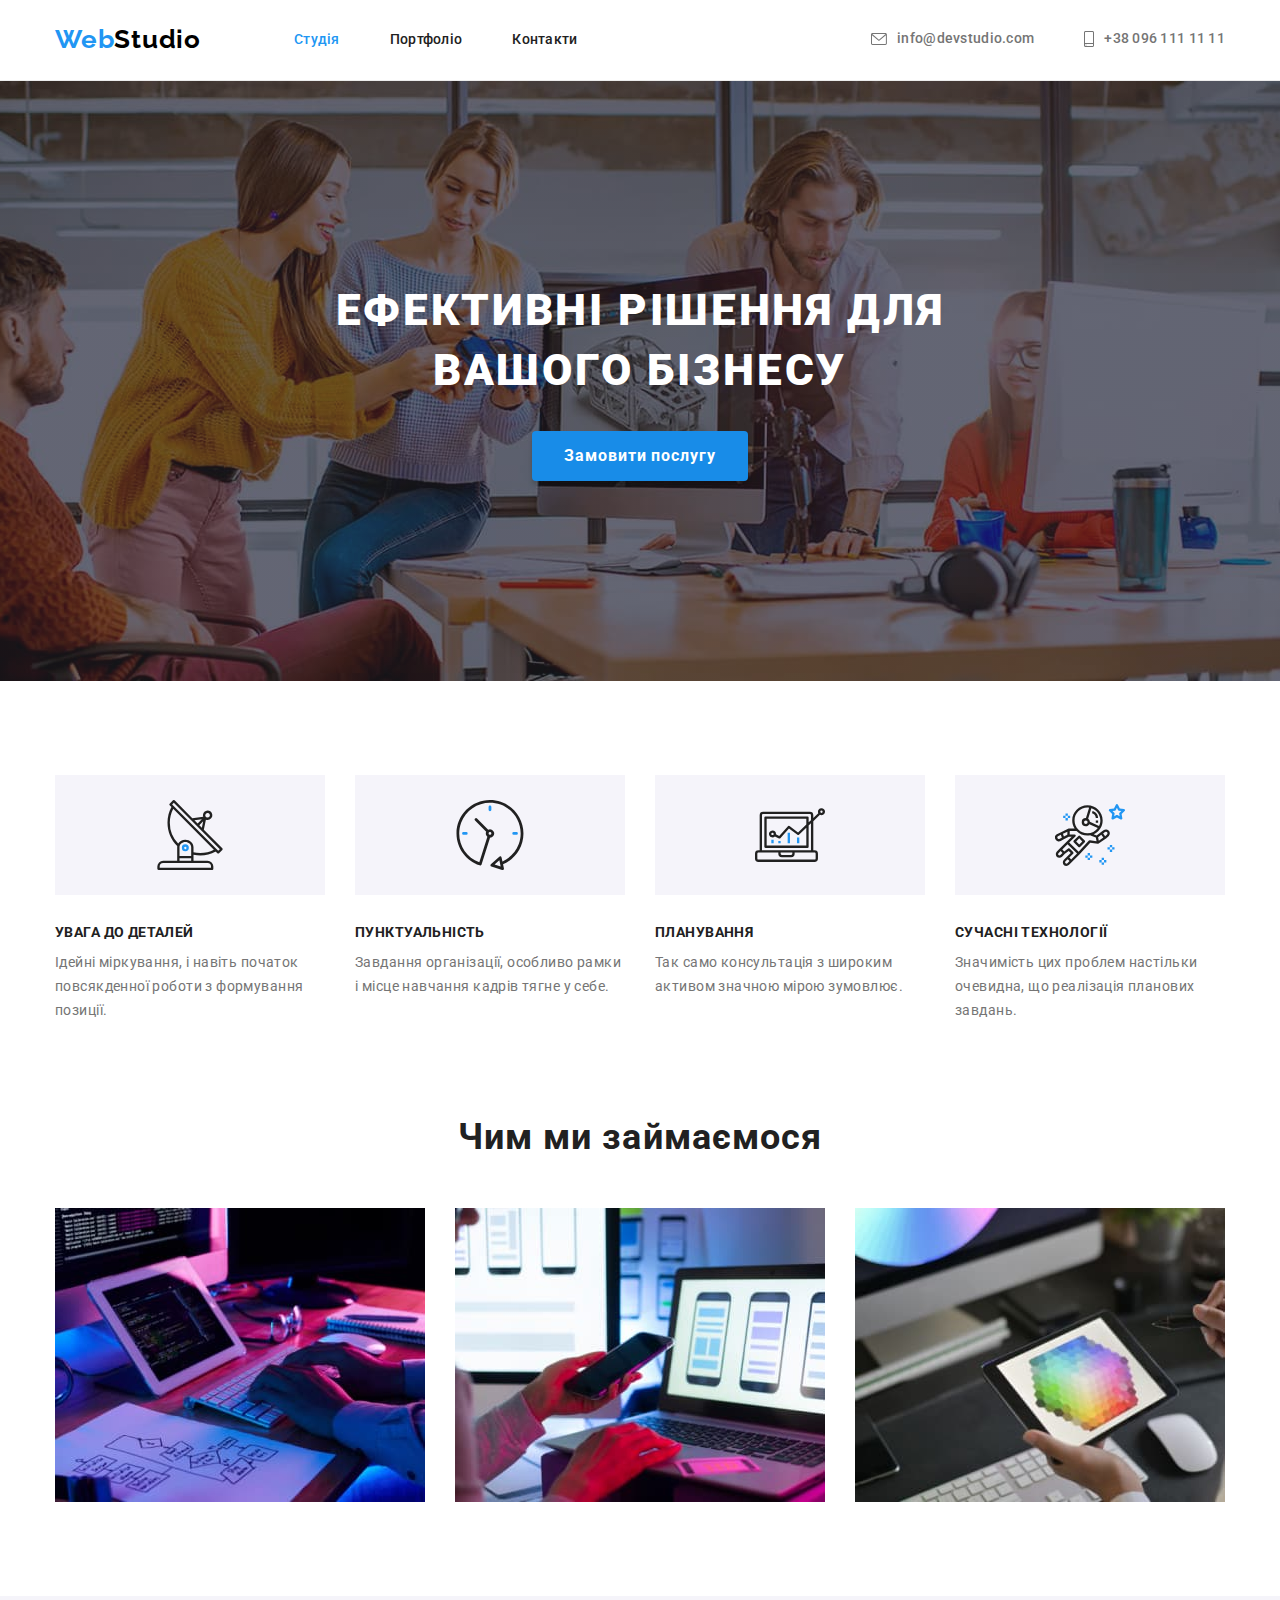
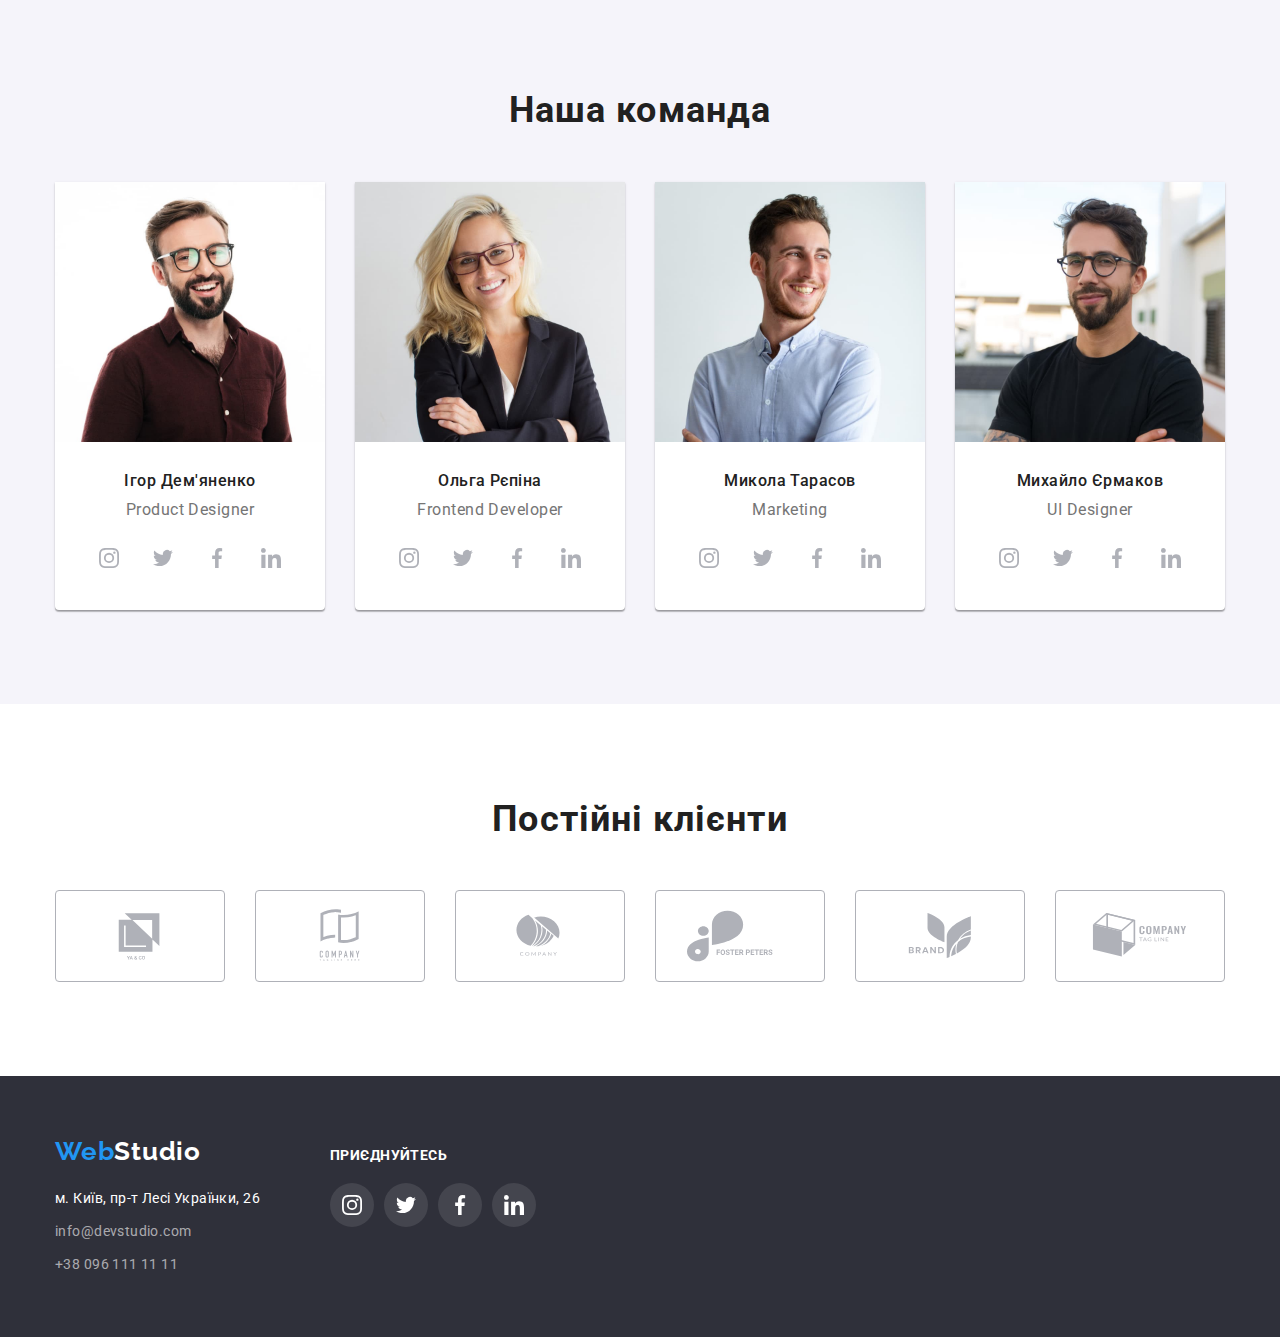
<file: index.html>
<!DOCTYPE html>
<html lang="uk">

<head>
    <meta charset="UTF-8" />
    <meta http-equiv="X-UA-Compatible" content="IE=edge" />
    <meta name="viewport" content="width=device-width, initial-scale=1.0" />
    <title>Document</title>
    <link rel="preconnect" href="https://fonts.googleapis.com">
    <link rel="preconnect" href="https://fonts.gstatic.com" crossorigin>
    <link
        href="https://fonts.googleapis.com/css2?family=Raleway:wght@700&family=Roboto:wght@400;500;700;900&display=swap"
        rel="stylesheet">
    <link rel="stylesheet" href="https://cdnjs.cloudflare.com/ajax/libs/modern-normalize/1.1.0/modern-normalize.min.css"
        integrity="sha512-wpPYUAdjBVSE4KJnH1VR1HeZfpl1ub8YT/NKx4PuQ5NmX2tKuGu6U/JRp5y+Y8XG2tV+wKQpNHVUX03MfMFn9Q=="
        crossorigin="anonymous" referrerpolicy="no-referrer" />
    <link rel="stylesheet" href="./css/styles.css" />
</head>

<body>

    <!-- Header -->

    <header class="header">
        <div class="container header-container">

            <nav class="header-navigation">
                <a href="./index.html" class="logo link">Web<span class="logo__header">Studio</span></a>
                <ul class="header-list list ">
                    <li><a class="header-list__link link current" href="./index.html">Студія</a></li>
                    <li><a class="header-list__link link" href="./portfolio.html">Портфоліо</a></li>
                    <li><a class="header-list__link link" href="./index.html">Контакти</a></li>
                </ul>
            </nav>
            <ul class="header-info list">
                <li class="header-info__item">
                    <a class="header-info__mail link" href="mailto:info@devstudio.com">
                        <svg class="header-mail-icon" width="16px" height="12px">
                            <use href="./images/symbol-defs.svg#icon-mail"></use>
                        </svg>info@devstudio.com
                    </a>
                </li>

                <li class="header-info__item">
                    <a class="header-info__tel link" href="tel:+380961111111">
                        <svg class="header-tel-icon" width="10px" height="16px">
                            <use href="./images/symbol-defs.svg#icon-phone"></use>
                        </svg>+38 096 111 11 11
                    </a>
                </li>
            </ul>


        </div>
    </header>
    <main>

        <!-- Effective Solutions -->

        <section class=" hero section">
            <div class="container">
                <h1 class="hero__title">Ефективні рішення для вашого бізнесу</h1>
                <button type="button" class="hero-btn ">Замовити послугу</button>
            </div>
        </section>

        <!-- Features -->

        <section class="features section">
            <div class="container">
                <h2 class="visually-hidden ">Переваги</h2>
                <ul class="features-list list">
                    <li>
                        <a class="features-link" href="">
                            <svg class="features-link-icon" width="70px" height="70px">
                                <use href="./images/symbol-defs.svg#icon-antenna"></use>
                            </svg>
                        </a>
                        <h3 class="features__title">Увага до деталей</h3>
                        <p class="features__item">Ідейні міркування, і навіть початок повсякденної роботи з
                            формування
                            позиції.</p>
                    </li>
                    <li>
                        <a class="features-link" href="">
                            <svg class="features-link-icon" width="70px" height="70px">
                                <use href="./images/symbol-defs.svg#icon-clock"></use>
                            </svg>
                        </a>
                        <h3 class="features__title">Пунктуальність</h3>
                        <p class="features__item">Завдання організації, особливо рамки і місце навчання кадрів тягне
                            у
                            себе.
                        </p>
                    </li>
                    <li>
                        <a class="features-link" href="">
                            <svg class="features-link-icon" width="70px" height="70px">
                                <use href="./images/symbol-defs.svg#icon-diagram"></use>
                            </svg>
                        </a>
                        <h3 class="features__title">Планування</h3>
                        <p class="features__item">Так само консультація з широким активом значною мірою зумовлює.
                        </p>
                    </li>
                    <li>
                        <a class="features-link" href="">
                            <svg class="features-link-icon" width="70px" height="70px">
                                <use href="./images/symbol-defs.svg#icon-astronaut"></use>
                            </svg>
                        </a>
                        <h3 class="features__title">Сучасні технології</h3>
                        <p class="features__item">Значимість цих проблем настільки очевидна, що реалізація планових
                            завдань.
                        </p>
                    </li>
                </ul>
            </div>
        </section>

        <section class="occupation section">
            <div class="container">
                <h2 class="occupation__title">Чим ми займаємося</h2>
                <ul class="occupation-list list">
                    <li>
                        <img class="occupation-list__photo" src="./images/ocuoation_1.jpg" alt="Чим ми займаємось"
                            width="370" height="294" />
                    </li>
                    <li>
                        <img class="occupation-list__photo" src="./images/ocuoation_2.jpg" alt="Чим ми займаємось"
                            width="370" height="294" />
                    </li>
                    <li>
                        <img class="occupation-list__photo" src="./images/ocuoation_3.jpg" alt="Чим ми займаємось"
                            width="370" height="294" />
                    </li>
                </ul>
            </div>

        </section>



        <!-- Our Team -->

        <section class="team section">

            <div class="container">
                <h2 class="team__title">Наша команда</h2>
                <ul class="staff-list list">
                    <li class="staff-list__item">
                        <img src="./images/img(2).jpg" alt="Ігор Дем'яненко" width="270" height="260" />
                        <div class="staff-list__content">
                            <h3 class="staff-list__name">Ігор Дем'яненко</h3>
                            <p class="staff-list__position" lang="en">Product Designer</p>
                            <ul class="team-soc-list list">
                                <li class="team-soc-item">
                                    <a class="team-soc-link" href="">
                                        <svg class="team-soc-icon" width="20px" height="20px">
                                            <use href="./images/symbol-defs.svg#icon-instagram"></use>
                                        </svg>
                                    </a>
                                </li>
                                <li class="team-soc-item">
                                    <a class="team-soc-link" href="">
                                        <svg class="team-soc-icon" width="20px" height="20px">
                                            <use href="./images/symbol-defs.svg#icon-twitter"></use>
                                        </svg>
                                    </a>
                                </li>
                                <li class="team-soc-item">
                                    <a class="team-soc-link" href="">
                                        <svg class="team-soc-icon" width="20px" height="20px">
                                            <use href="./images/symbol-defs.svg#icon-facebook"></use>
                                        </svg>
                                    </a>
                                </li>
                                <li class="team-soc-item">
                                    <a class="team-soc-link" href="">
                                        <svg class="team-soc-icon" width="20px" height="20px">
                                            <use href="./images/symbol-defs.svg#icon-linkedin"></use>
                                        </svg>
                                    </a>
                                </li>
                            </ul>
                        </div>
                    </li>

                    <li class="staff-list__item">
                        <img src="./images/img(3).jpg" alt="Ольга Рєпіна" width="270" height="260" />
                        <div class="staff-list__content">
                            <h3 class="staff-list__name">Ольга Рєпіна</h3>
                            <p class="staff-list__position" lang="en">Frontend Developer</p>
                            <ul class="team-soc-list list">
                                <li class="team-soc-item">
                                    <a class="team-soc-link" href="">
                                        <svg class="team-soc-icon" width="20px" height="20px">
                                            <use href="./images/symbol-defs.svg#icon-instagram"></use>
                                        </svg>
                                    </a>
                                </li>
                                <li class="team-soc-item">
                                    <a class="team-soc-link" href="">
                                        <svg class="team-soc-icon" width="20px" height="20px">
                                            <use href="./images/symbol-defs.svg#icon-twitter"></use>
                                        </svg>
                                    </a>
                                </li>
                                <li class="team-soc-item">
                                    <a class="team-soc-link" href="">
                                        <svg class="team-soc-icon" width="20px" height="20px">
                                            <use href="./images/symbol-defs.svg#icon-facebook"></use>
                                        </svg>
                                    </a>
                                </li>
                                <li class="team-soc-item">
                                    <a class="team-soc-link" href="">
                                        <svg class="team-soc-icon" width="20px" height="20px">
                                            <use href="./images/symbol-defs.svg#icon-linkedin"></use>
                                        </svg>
                                    </a>
                                </li>
                            </ul>
                        </div>
                    </li>

                    <li class="staff-list__item">
                        <img src="./images/img(4).jpg" alt="Микола Тарасов" width="270" height="260" />
                        <div class="staff-list__content">
                            <h3 class="staff-list__name">Микола Тарасов</h3>
                            <p class="staff-list__position" lang="en">Marketing</p>
                            <ul class="team-soc-list list">
                                <li class="team-soc-item">
                                    <a class="team-soc-link" href="">
                                        <svg class="team-soc-icon" width="20px" height="20px">
                                            <use href="./images/symbol-defs.svg#icon-instagram"></use>
                                        </svg>
                                    </a>
                                </li>
                                <li class="team-soc-item">
                                    <a class="team-soc-link" href="">
                                        <svg class="team-soc-icon" width="20px" height="20px">
                                            <use href="./images/symbol-defs.svg#icon-twitter"></use>
                                        </svg>
                                    </a>
                                </li>
                                <li class="team-soc-item">
                                    <a class="team-soc-link" href="">
                                        <svg class="team-soc-icon" width="20px" height="20px">
                                            <use href="./images/symbol-defs.svg#icon-facebook"></use>
                                        </svg>
                                    </a>
                                </li>
                                <li class="team-soc-item">
                                    <a class="team-soc-link" href="">
                                        <svg class="team-soc-icon" width="20px" height="20px">
                                            <use href="./images/symbol-defs.svg#icon-linkedin"></use>
                                        </svg>
                                    </a>
                                </li>
                            </ul>
                        </div>
                    </li>

                    <li class="staff-list__item">
                        <img src="./images/img(5).jpg" alt="Михайло Єрмаков" width="270" height="260" />
                        <div class="staff-list__content">
                            <h3 class="staff-list__name">Михайло Єрмаков</h3>
                            <p class="staff-list__position" lang="en">UI Designer</p>
                            <ul class="team-soc-list list">
                                <li class="team-soc-item">
                                    <a class="team-soc-link" href="">
                                        <svg class="team-soc-icon" width="20px" height="20px">
                                            <use href="./images/symbol-defs.svg#icon-instagram"></use>
                                        </svg>
                                    </a>
                                </li>
                                <li class="team-soc-item">
                                    <a class="team-soc-link" href="">
                                        <svg class="team-soc-icon" width="20px" height="20px">
                                            <use href="./images/symbol-defs.svg#icon-twitter"></use>
                                        </svg>
                                    </a>
                                </li>
                                <li class="team-soc-item">
                                    <a class="team-soc-link" href="">
                                        <svg class="team-soc-icon" width="20px" height="20px">
                                            <use href="./images/symbol-defs.svg#icon-facebook"></use>
                                        </svg>
                                    </a>
                                </li>
                                <li class="team-soc-item">
                                    <a class="team-soc-link" href="">
                                        <svg class="team-soc-icon" width="20px" height="20px">
                                            <use href="./images/symbol-defs.svg#icon-linkedin"></use>
                                        </svg>
                                    </a>
                                </li>
                            </ul>
                        </div>
                    </li>
                </ul>
            </div>
        </section>

        <section class="clients section">
            <h1 class="clients-title">Постійні клієнти</h1>
            <ul class="clients-list list">
                <li class="clients-item">
                    <a class="clients-link" href="">
                        <svg class="clients-link-icon" width="106px" heigth="60px">
                            <use href="./images/symbol-defs.svg#icon-Logo1"></use>
                        </svg>
                    </a>
                </li>
                <li class="clients-item">
                    <a class="clients-link" href="">
                        <svg class="clients-link-icon" width="106px" heigth="60px">
                            <use href="./images/symbol-defs.svg#icon-Logo2"></use>
                        </svg>
                    </a>
                </li>
                <li class="clients-item">
                    <a class="clients-link" href="">
                        <svg class="clients-link-icon" width="106px" heigth="60px">
                            <use href="./images/symbol-defs.svg#icon-Logo3"></use>
                        </svg>
                    </a>
                </li>
                <li class="clients-item">
                    <a class="clients-link" href="">
                        <svg class="clients-link-icon" width="106px" heigth="60px">
                            <use href="./images/symbol-defs.svg#icon-Logo4"></use>
                        </svg>
                    </a>
                </li>
                <li class="clients-item">
                    <a class="clients-link" href="">
                        <svg class="clients-link-icon" width="106px" heigth="60px">
                            <use href="./images/symbol-defs.svg#icon-Logo5"></use>
                        </svg>
                    </a>
                </li>
                <li class="clients-item">
                    <a class="clients-link" href="">
                        <svg class="clients-link-icon" width="106px" heigth="60px">
                            <use href="./images/symbol-defs.svg#icon-Logo6"></use>
                        </svg>
                    </a>
                </li>


            </ul>
        </section>

    </main>
    <!-- Footer -->
    <footer class="footer">
        <div class="footer-container container ">

            <div class="footer-info">
                <a class="logo link" href="./index.html">Web<span class="logo__footer">Studio</span></a>
                <address class="footer-address">
                    <ul class="footer-list list">
                        <li class="footer-list__item">
                            <a class="footer-list__location link" href="https://goo.gl/maps/L9FCUz4yAtYqn3eW6"
                                target="_blank" rel="noopener nofollow no-referrer">м. Київ,
                                пр-т Лесі Українки, 26</a>
                        </li>
                        <li class="footer-list__item">
                            <a class="footer-list__mail link" href="mailto:info@devstudio.com">info@devstudio.com</a>
                        </li>
                        <li class="footer-list__item">
                            <a class="footer-list__tel link" href="tel:+380961111111">+38 096 111 11 11</a>
                        </li>
                    </ul>
                </address>
            </div>

            <div class="footer-soc">
                <p class="footer-soc-title">Приєднуйтесь</p>

                <ul class="footer-soc-list list">
                    <li class="footer-soc-item">
                        <a class="footer-soc-link" href="">
                            <svg class="footer-soc-icon" width="20px" height="20px">
                                <use href="./images/symbol-defs.svg#icon-instagram"></use>
                            </svg>
                        </a>
                    </li>
                    <li class="footer-soc-item">
                        <a class="footer-soc-link" href="">
                            <svg class="footer-soc-icon" width="20px" height="20px">
                                <use href="./images/symbol-defs.svg#icon-twitter"></use>
                            </svg>
                        </a>
                    </li>
                    <li class="footer-soc-item">
                        <a class="footer-soc-link" href="">
                            <svg class="footer-soc-icon" width="20px" height="20px">
                                <use href="./images/symbol-defs.svg#icon-facebook"></use>
                            </svg>
                        </a>
                    </li>
                    <li class="footer-soc-item">
                        <a class="footer-soc-link" href="">
                            <svg class="footer-soc-icon" width="20px" height="20px">
                                <use href="./images/symbol-defs.svg#icon-linkedin"></use>
                            </svg>
                        </a>
                    </li>
                </ul>
            </div>
        </div>

    </footer>
</body>

</html>
</file>
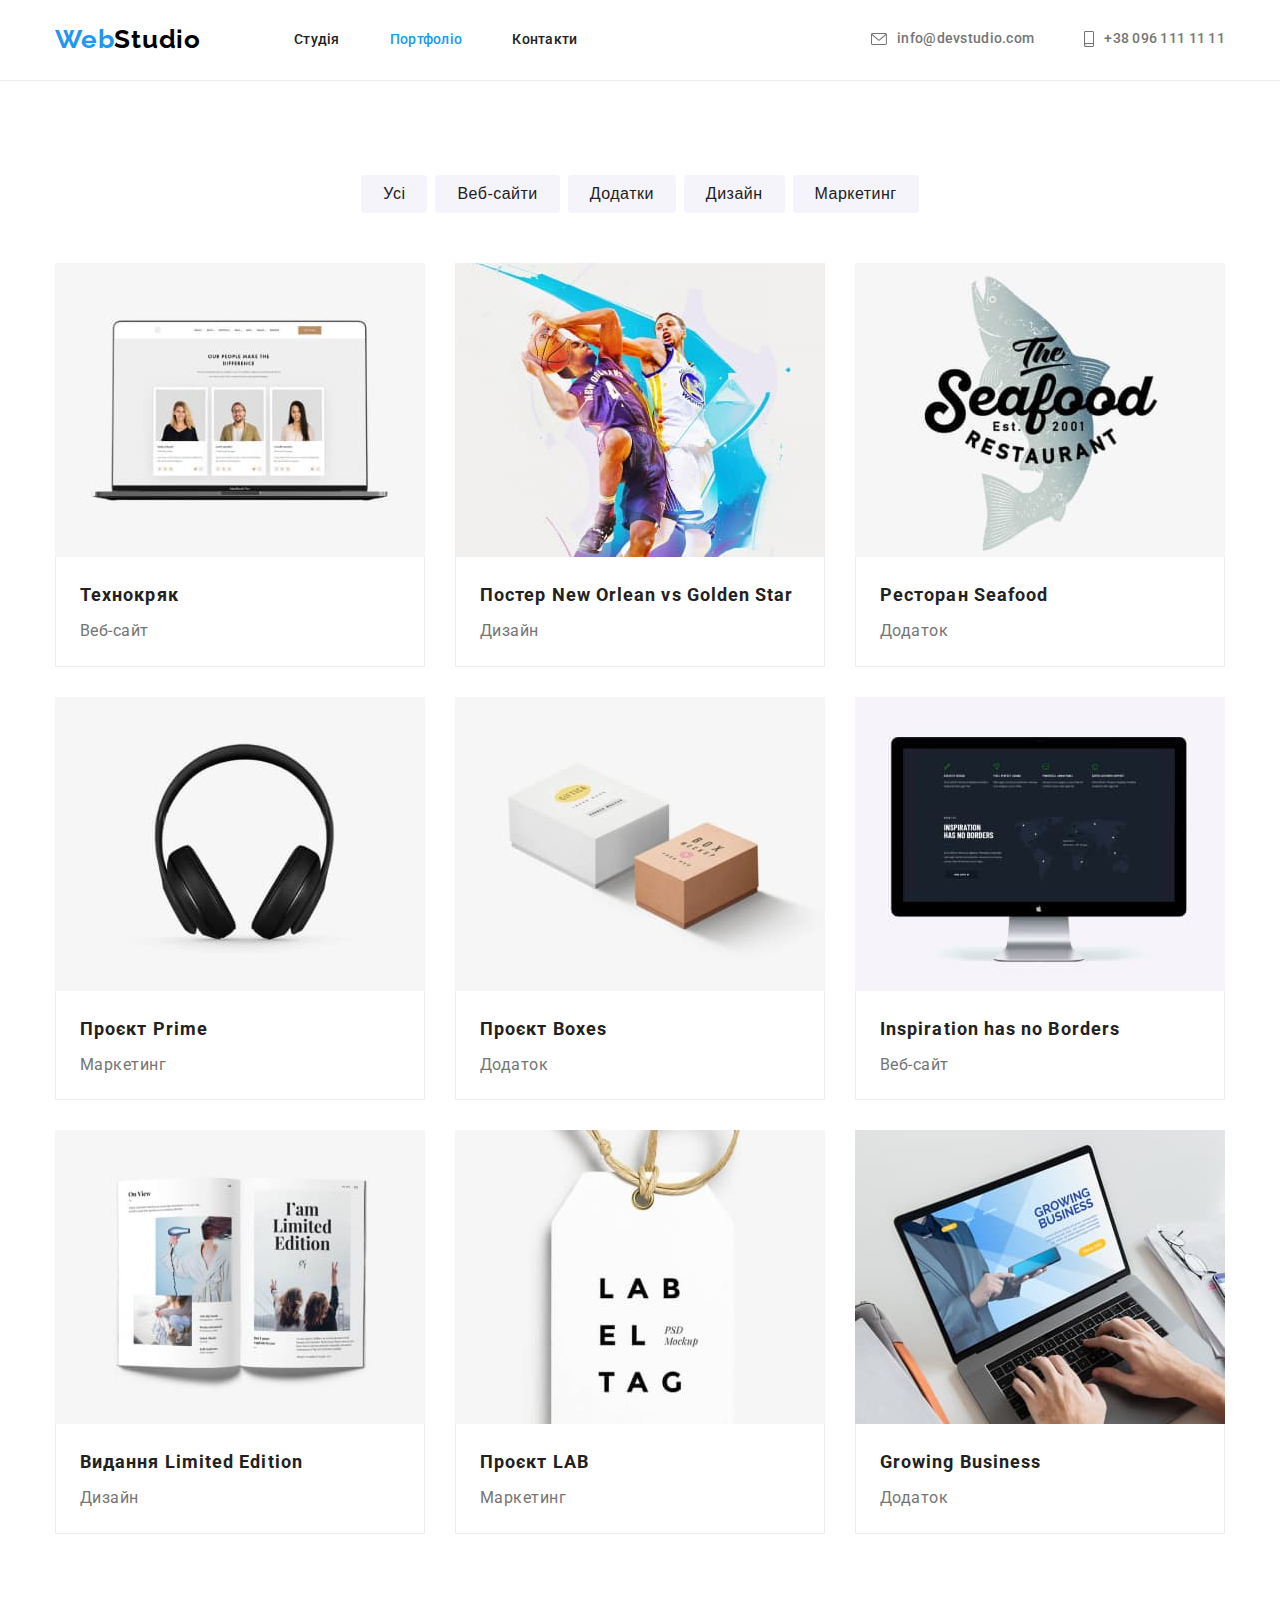
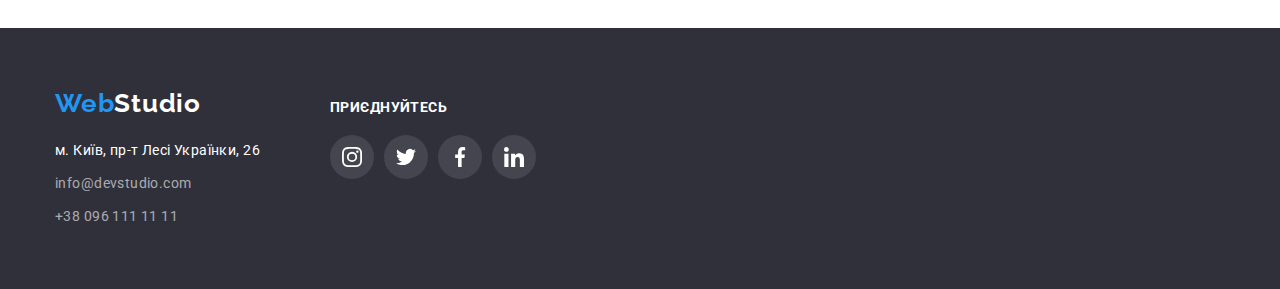
<file: portfolio.html>
<!DOCTYPE html>
<html lang="uk">

<head>
    <meta charset="UTF-8" />
    <meta http-equiv="X-UA-Compatible" content="IE=edge" />
    <meta name="viewport" content="width=device-width, initial-scale=1.0" />
    <title>Document</title>
    <link rel="preconnect" href="https://fonts.googleapis.com">
    <link rel="preconnect" href="https://fonts.gstatic.com" crossorigin>
    <link
        href="https://fonts.googleapis.com/css2?family=Raleway:wght@700&family=Roboto:wght@400;500;700;900&display=swap"
        rel="stylesheet">
    <link rel="stylesheet" href="https://cdnjs.cloudflare.com/ajax/libs/modern-normalize/1.1.0/modern-normalize.min.css"
        integrity="sha512-wpPYUAdjBVSE4KJnH1VR1HeZfpl1ub8YT/NKx4PuQ5NmX2tKuGu6U/JRp5y+Y8XG2tV+wKQpNHVUX03MfMFn9Q=="
        crossorigin="anonymous" referrerpolicy="no-referrer" />
    <link rel="stylesheet" href="./css/styles.css" />
</head>

<body>

    <!-- Header -->

    <header class="header">
        <div class="container header-container">

            <nav class="header-navigation">
                <a href="./index.html" class="logo link">Web<span class="logo__header">Studio</span></a>
                <ul class="header-list list ">
                    <li><a class="header-list__link link" href="./index.html">Студія</a></li>
                    <li><a class="header-list__link link current" href="./portfolio.html">Портфоліо</a></li>
                    <li><a class="header-list__link link" href="./index.html">Контакти</a></li>
                </ul>
            </nav>
            <ul class="header-info list">
                <li class="header-info__item">
                    <a class="header-info__mail link" href="mailto:info@devstudio.com">
                        <svg class="header-mail-icon" width="16px" height="12px">
                            <use href="./images/symbol-defs.svg#icon-mail"></use>
                        </svg>info@devstudio.com
                    </a>
                </li>

                <li class="header-info__item">
                    <a class="header-info__tel link" href="tel:+380961111111">
                        <svg class="header-tel-icon" width="10px" height="16px">
                            <use href="./images/symbol-defs.svg#icon-phone"></use>
                        </svg>+38 096 111 11 11
                    </a>
                </li>
            </ul>
        </div>
    </header>
    
    <main>
        <!-- Menu Buttons -->
        <section class="section">
            <div class="container">
                <h1 class="visually-hidden">Наші проєкти</h1>
                <ul class="menu-list list">
                    <li><button class="menu-list__btn" type="button">Усі</button></li>
                    <li><button class="menu-list__btn" type="button">Веб-сайти</button></li>
                    <li><button class="menu-list__btn" type="button">Додатки</button></li>
                    <li><button class="menu-list__btn" type="button">Дизайн</button></li>
                    <li><button class="menu-list__btn" type="button">Маркетинг</button></li>
                </ul>

                <!-- Projects list -->

                <ul class="project-list list">
                    <li class="project-item">
                        <a class="project-link link" href="#">

                            <img src="./images/portfolio_proj_1.jpg" alt="Технокряк" width="370" height="294">
                            <div class="project-list_info">
                                <h2 class="project-list__title">Технокряк</h2>
                                <p class="project-list__item">Веб-сайт</p>
                            </div>
                        </a>
                    </li>
                    <li class="project-item">
                        <a class="project-link link" href="#">

                            <img src="./images/portfolio_proj_2.jpg" alt="Дизайн" width="370" height="294">
                            <div class="project-list_info">
                                <h2 class="project-list__title">Постер <span lang="en">New Orlean vs Golden Star</span>
                                </h2>
                                <p class="project-list__item">Дизайн</p>
                            </div>
                        </a>
                    </li>
                    <li class="project-item">
                        <a class="project-link link" href="#">

                            <img src="./images/portfolio_proj_3.jpg" alt="Ресторан" width="370" height="294">
                            <div class="project-list_info">
                                <h2 class="project-list__title">Ресторан <span lang="en">Seafood</span> </h2>
                                <p class="project-list__item">Додаток</p>
                            </div>
                        </a>
                    </li>
                    <li class="project-item">
                        <a class="project-link link" href="#">

                            <img src="./images/portfolio_proj_4.jpg" alt="Prime Проєкт" width="370" height="294">
                            <div class="project-list_info">
                                <h2 class="project-list__title">Проєкт <span lang="en">Prime</span> </h2>
                                <p class="project-list__item">Маркетинг</p>
                            </div>
                        </a>
                    </li>
                    <li class="project-item">
                        <a class="project-link link" href="#">

                            <img src="./images/portfolio_proj_5.jpg" alt="Проєкт Boxes" width="370" height="294">
                            <div class="project-list_info">
                                <h2 class="project-list__title">Проєкт <span lang="en">Boxes</span> </h2>
                                <p class="project-list__item">Додаток</p>
                            </div>
                        </a>
                    </li>
                    <li class="project-item">
                        <a class="project-link link" href="#">

                            <img src="./images/portfolio_proj_6.jpg" alt="Веб-сайт" width="370" height="294">
                            <div class="project-list_info">
                                <h2 class="project-list__title"> <span lang="en">Inspiration has no Borders</span> </h2>
                                <p class="project-list__item">Веб-сайт</p>
                            </div>
                        </a>
                    </li>
                    <li class="project-item">
                        <a class="project-link link" href="#">

                            <img src="./images/portfolio_proj_7.jpg" alt="Особливий Дизайн " width="370" height="294">
                            <div class="project-list_info">
                                <h2 class="project-list__title">Видання <span lang="en">Limited Edition</span> </h2>
                                <p class="project-list__item">Дизайн</p>
                            </div>
                        </a>
                    </li>
                    <li class="project-item">
                        <a class="project-link link" href="#">
                            <img src="./images/portfolio_proj_8.jpg" alt="Проєкт LAB" width="370" height="294">
                            <div class="project-list_info">
                                <h2 class="project-list__title">Проєкт <span lang="en">LAB</span> </h2>
                                <p class="project-list__item">Маркетинг</p>
                            </div>
                        </a>
                    </li>
                    <li class="project-item">
                        <a class="project-link link" href="#">
                            <img src="./images/portfolio_proj_9.jpg" alt="Додаток" width="370" height="294">
                            <div class="project-list_info">
                                <h2 class="project-list__title"> <span lang="en">Growing Business</span> </h2>
                                <p class="project-list__item">Додаток</p>
                            </div>
                        </a>
                    </li>
                </ul>
            </div>
        </section>
    </main>
    <!-- Footer -->
    <footer class="footer">
        <div class="footer-container container ">

            <div class="footer-info">
                <a class="logo link" href="./index.html">Web<span class="logo__footer">Studio</span></a>
                <address class="footer-address">
                    <ul class="footer-list list">
                        <li class="footer-list__item">
                            <a class="footer-list__location link" href="https://goo.gl/maps/L9FCUz4yAtYqn3eW6"
                                target="_blank" rel="noopener nofollow no-referrer">м. Київ,
                                пр-т Лесі Українки, 26</a>
                        </li>
                        <li class="footer-list__item">
                            <a class="footer-list__mail link" href="mailto:info@devstudio.com">info@devstudio.com</a>
                        </li>
                        <li class="footer-list__item">
                            <a class="footer-list__tel link" href="tel:+380961111111">+38 096 111 11 11</a>
                        </li>
                    </ul>
                </address>
            </div>

            <div class="footer-soc">
                <p class="footer-soc-title">Приєднуйтесь</p>

                <ul class="footer-soc-list list">
                    <li class="footer-soc-item">
                        <a class="footer-soc-link" href="">
                            <svg class="footer-soc-icon" width="20px" height="20px">
                                <use href="./images/symbol-defs.svg#icon-instagram"></use>
                            </svg>
                        </a>
                    </li>
                    <li class="footer-soc-item">
                        <a class="footer-soc-link" href="">
                            <svg class="footer-soc-icon" width="20px" height="20px">
                                <use href="./images/symbol-defs.svg#icon-twitter"></use>
                            </svg>
                        </a>
                    </li>
                    <li class="footer-soc-item">
                        <a class="footer-soc-link" href="">
                            <svg class="footer-soc-icon" width="20px" height="20px">
                                <use href="./images/symbol-defs.svg#icon-facebook"></use>
                            </svg>
                        </a>
                    </li>
                    <li class="footer-soc-item">
                        <a class="footer-soc-link" href="">
                            <svg class="footer-soc-icon" width="20px" height="20px">
                                <use href="./images/symbol-defs.svg#icon-linkedin"></use>
                            </svg>
                        </a>
                    </li>
                </ul>
            </div>
        </div>

    </footer>
</body>

</html>
</file>
<file: css/styles.css>
:root {
  --title-text-color: #212121;
  --white-primary-color: #ffffff;
  --primary-text-color: #757575;
  --accent-color: #2196f3;
  --projects-bacground-color: #eeeeee;
  --background-color-team: #f5f4fa;
  --logo-black-color: #000000;
  --team-hidden-color: rgba(255, 255, 255, 0.6);
  --background-color-footer: #2f303a;
  --header-background-color: #ececec;
  --background-btn-color: #188ce8;
}

/* Fonts */
@font-face {
  font-family: roboto-400;
  src: url(../fonts/Roboto/Roboto-Regular.ttf);
}
@font-face {
  font-family: roboto-700;
  src: url(../fonts/Roboto/Roboto-Bold.ttf);
}
@font-face {
  font-family: roboto-500;
  src: url(../fonts/Roboto/Roboto-Medium.ttf);
}
@font-face {
  font-family: roboto-900;
  src: url(../fonts/Roboto/Roboto-Black.ttf);
}
@font-face {
  font-family: raleway-700;
  src: url(../fonts/Raleway/Raleway-VariableFont_wght.ttf);
}

/* html {
  box-sizing: border-box;
} */

*,
*::before,
*::after {
  box-sizing: border-box;
}

p,
h1,
h2,
h3,
h4,
h5,
h6 {
  margin: 0;
}
button {
  display: block;
  cursor: pointer;
  border: none;
  border-radius: 4px;
}
address {
  font-style: normal;
}

body {
  margin: 0;
  font-family: 'Roboto', sans-serif;
  color: var(--primary-text-color);
  background-color: var(--white-primary-color);
  font-size: 14px;
  letter-spacing: 00.03em;
}

img {
  display: block;
  max-width: 100%;
  height: auto;
}
.visually-hidden {
  position: absolute;
  width: 1px;
  height: 1px;
  margin: -1px;
  border: 0;
  padding: 0;
  white-space: nowrap;
  clip-path: inset(100%);
  clip: rect(0 0 0 0);
  overflow: hidden;
}

.list {
  padding: 0;
  margin: 0;
  list-style: none;
}
.link {
  text-decoration: none;
}

.container {
  width: 1200px;
  padding: 0px 15px;
  margin: 0 auto;
  /* outline: 2px solid red; */
}
.section {
  padding-top: 94px;
  padding-bottom: 94px;
}

/* -------------------Header Site Nav------------------------ */
.header {
  padding-top: 24px;
  padding-bottom: 25px;
  background-color: #ffffff;
  border-bottom: 1px solid #ececec;
}

.header-container {
  display: flex;
  align-items: center;
}

.header-navigation {
  display: flex;
  align-items: center;
}

.logo {
  font-family: raleway;
  font-weight: 700;
  font-size: 26px;
  line-height: 1.19;
  letter-spacing: 0.03em;
  color: var(--accent-color);
}
.logo__header {
  color: var(--logo-black-color);
}

.header-list {
  display: flex;
  gap: 50px;
  margin-left: 93px;
}

.header-list .link.current {
  color: var(--accent-color);
}

.header-list__link {
  font-weight: 500;
  font-size: 14px;
  line-height: 1.14;
  letter-spacing: 0.02em;
  color: var(--title-text-color);
}

.header-list__link:hover,
.header-list__link:focus {
  color: var(--accent-color);
}

.header-info {
  display: flex;
  gap: 50px;
  margin-left: auto;
}

.header-info__item {
  display: flex;
  flex-wrap: wrap;
}

.header-mail-icon,
.header-tel-icon {
  fill: currentColor;
  margin-right: 10px;
}

.header-info__mail,
.header-info__tel {
  display: flex;
  justify-content: center;
  align-items: center;
  font-weight: 500;
  font-size: 14px;
  line-height: 1.14;
  letter-spacing: 0.02em;
  color: var(--primary-text-color);
  font-style: normal;
}

.header-info__mail:hover,
.header-info__tel:hover,
.header-info__mail:focus,
.header-info__tel:focus {
  color: var(--accent-color);
}

/* HERO */

/* -------------------Effective Solutions-------------------- */
.hero {
  padding-top: 200px;
  padding-bottom: 200px;
  text-align: center;
  max-width: 1600px;
  height: 600px;
  margin: 0 auto;
  background-color: var(--background-color-footer);
  background-image: linear-gradient(rgba(47, 48, 58, 0.4), rgba(47, 48, 58, 0.4)),
    url(../images/hero-bg.jpg);
  background-repeat: no-repeat;
  background-position: center;
  background-size: cover;
}
.hero__title {
  font-weight: 900;
  font-size: 44px;
  line-height: 1.36;
  letter-spacing: 0.06em;
  text-align: center;
  text-transform: uppercase;
  display: inline-block;
  width: 696px;
  color: var(--white-primary-color);
}

.hero-btn {
  font-family: inherit;
  font-weight: 700;
  font-size: 16px;
  line-height: 1.88;
  justify-content: center;
  align-items: center;
  box-sizing: border-box;
  letter-spacing: 0.06em;
  box-shadow: 0px 4px 4px rgba(0, 0, 0, 0.15);
  margin: 0 auto;
  margin-top: 30px;
  padding: 10px 32px;
  min-width: 216px;
  color: var(--white-primary-color);
  background-color: var(--background-btn-color);
}
.hero-btn:hover,
.hero-btn:focus {
  background-color: #409be6;
}

/* ---------------------------Features--------------------------- */
.features {
  padding-bottom: 0;
}
.features-list {
  display: flex;
  justify-content: center;
  align-content: center;
  gap: 30px;
}

.features-link {
  width: 270px;
  height: 120px;
  display: flex;
  justify-content: center;
  align-items: center;
  background-color: var(--background-color-team);
}

.features__title {
  font-size: 14px;
  line-height: 1.14;
  letter-spacing: 0.03em;
  text-transform: uppercase;
  color: var(--title-text-color);
  margin-top: 30px;
  margin-bottom: 10px;
}
.features__item {
  font-weight: 400;
  font-size: 14px;
  line-height: 1.71;
  letter-spacing: 0.03em;
  color: var(--primary-text-color);
}

/* ------------------Occupatoion Section---------------- */

.occupation__title {
  font-weight: 700;
  font-size: 36px;
  line-height: 1.16;
  text-align: center;
  letter-spacing: 0.03em;
  margin-bottom: 50px;
  color: var(--title-text-color);
}

.occupation-list {
  display: flex;
  flex-wrap: wrap;
  gap: 30px;
}

/* --------------------Our Team --------------------------*/
.team {
  background-color: var(--background-color-team);
}
.team__title {
  font-weight: 700;
  font-size: 36px;
  line-height: 1.16;
  text-align: center;
  letter-spacing: 0.03em;

  margin-bottom: 50px;

  color: var(--title-text-color);
}

.staff-list {
  display: flex;
  justify-content: center;
  gap: 30px;
}

.staff-list__item {
  background: #ffffff;
  box-shadow: 0px 1px 3px rgba(0, 0, 0, 0.12), 0px 1px 1px rgba(0, 0, 0, 0.14),
    0px 2px 1px rgba(0, 0, 0, 0.2);
  border-radius: 0px 0px 4px 4px;
}

.staff-list__content {
  text-align: center;
  padding-top: 30px;
  padding-bottom: 30px;
}

.staff-list__name {
  font-weight: 500;
  font-size: 16px;
  line-height: 1.18;
  text-align: center;
  letter-spacing: 0.03em;
  margin-bottom: 10px;
  color: var(--title-text-color);
}
.staff-list__position {
  font-weight: 400;
  font-size: 16px;
  line-height: 1.18;
  text-align: center;
  letter-spacing: 0.03em;
  margin-bottom: 16px;
  color: var(--primary-text-color);
}

.team-soc-list {
  display: flex;
  justify-content: center;
  gap: 10px;
}

.team-soc-link {
  width: 44px;
  height: 44px;
  border-radius: 50%;
  background-color: transparent;
  display: flex;
  align-items: center;
  justify-content: center;
  fill: #afb1b8;
}

.team-soc-link:hover,
.team-soc-link:focus {
  background-color: #2196f3;
  fill: var(--white-primary-color);
}

/* ____________________________Clients Section_____________________________ */

.clients-title {
  text-align: center;
  font-style: normal;
  font-weight: 700;
  font-size: 36px;
  line-height: 42px;
  text-align: center;
  letter-spacing: 0.03em;
  margin-bottom: 50px;
  color: var(--title-text-color);
}
.clients-list {
  display: flex;
  justify-content: center;
  gap: 30px;
  flex-wrap: wrap;
}
.clients-link {
  width: 170px;
  height: 92px;

  border-width: thin;
  display: flex;
  justify-content: center;
  align-items: center;
  color: #afb1b8;
  border: 1px solid #afb1b8;
  border-radius: 4px;
}
.clients-link-icon {
  fill: currentColor;
}

.clients-link:hover,
.clients-link:focus {
  border: 2px solid var(--accent-color);
  color: var(--accent-color);
}



/* ------------------------Footer---------------------- */

.footer {
  background-color: var(--background-color-footer);
  padding-top: 60px;
  padding-bottom: 60px;
}

.footer-container {
  display: flex;
  align-items: baseline;
}

.footer-info {
  display: block;
  margin-right: 70px;
}

.logo__footer {
  color: var(--white-primary-color);
}
.footer-address {
  font-style: normal;
  margin-top: 20px;
}
.footer-list__item:not(:last-child) {
  margin-bottom: 9px;
}

.footer-list__location {
  font-weight: 400;
  font-size: 14px;
  line-height: 1.71;
  letter-spacing: 0.03em;
  color: var(--white-primary-color);
}
.footer-list__location:hover,
.footer-list__location:focus {
  color: var(--accent-color);
}

.footer-list__mail,
.footer-list__tel {
  font-weight: 400;
  font-size: 14px;
  line-height: 1.71;
  letter-spacing: 0.03em;
  color: rgba(255, 255, 255, 0.6);
  font-style: normal;
}

.footer-list__mail:hover,
.footer-list__mail:focus,
.footer-list__tel:hover,
.footer-list__tel:focus {
  color: var(--accent-color);
}

.footer-soc {
  display: block;
}

.footer-soc-title {
  font-weight: 700;
  font-size: 14px;
  line-height: 16px;
  letter-spacing: 0.03em;
  text-transform: uppercase;
  margin-bottom: 20px;
  color: var(--white-primary-color);
}

.footer-soc-list {
  display: flex;
  gap: 10px;
}

.footer-soc-link {
  width: 44px;
  height: 44px;
  border-radius: 50%;
  display: flex;
  align-items: center;
  justify-content: center;
  background-color: rgba(255, 255, 255, 0.1);
}
.footer-soc-icon {
  fill: var(--white-primary-color);
}
.footer-soc-link:hover,
.footer-soc-link:focus {
  background-color: var(--accent-color);
}

/* _____________________________________Menu BUTTONS Portfolio_________________________ */
.menu-list {
  margin-bottom: 50px;
  display: flex;
  justify-content: center;
  gap: 8px;
}
.menu-list__btn {
  display: inline-block;
  font-weight: 500;
  font-size: 16px;
  line-height: 1.62;
  text-align: center;
  letter-spacing: 0.03em;
  padding: 6px 22px;
  color: var(--title-text-color);
  background-color: var(--background-color-team);
}

.menu-list__btn:hover,
.menu-list__btn:focus {
  background-color: var(--accent-color);
  color: var(--white-primary-color);
  filter: drop-shadow(0px 4px 4px rgba(0, 0, 0, 0.25));
}
/* ----------------Portfolio Project List Portfolio--------------------- */
.project-list {
  display: flex;
  flex-wrap: wrap;
  gap: 30px;
}

.project-item {
  width: calc((100% - 60px) / 3);
  
}

.project-link{
  display: block;
}
.project-link:hover,
.project-link:focus {
  box-shadow: 0px 1px 1px rgba(0, 0, 0, 0.12), 0px 4px 4px rgba(0, 0, 0, 0.06),
    1px 4px 6px rgba(0, 0, 0, 0.16);
}
.project-list_info {
  padding: 20px 24px;
  border: 1px solid #eeeeee;
  border-top: none;
}
.project-list__title {
  font-weight: 700;
  font-size: 18px;
  line-height: 2;
  letter-spacing: 0.06em;
  margin-bottom: 4px;
  color: var(--title-text-color);
}
.project-list__item {
  font-weight: 400;
  font-size: 16px;
  line-height: 1.8;
  letter-spacing: 0.03em;
  color: var(--primary-text-color);
}
</file>
